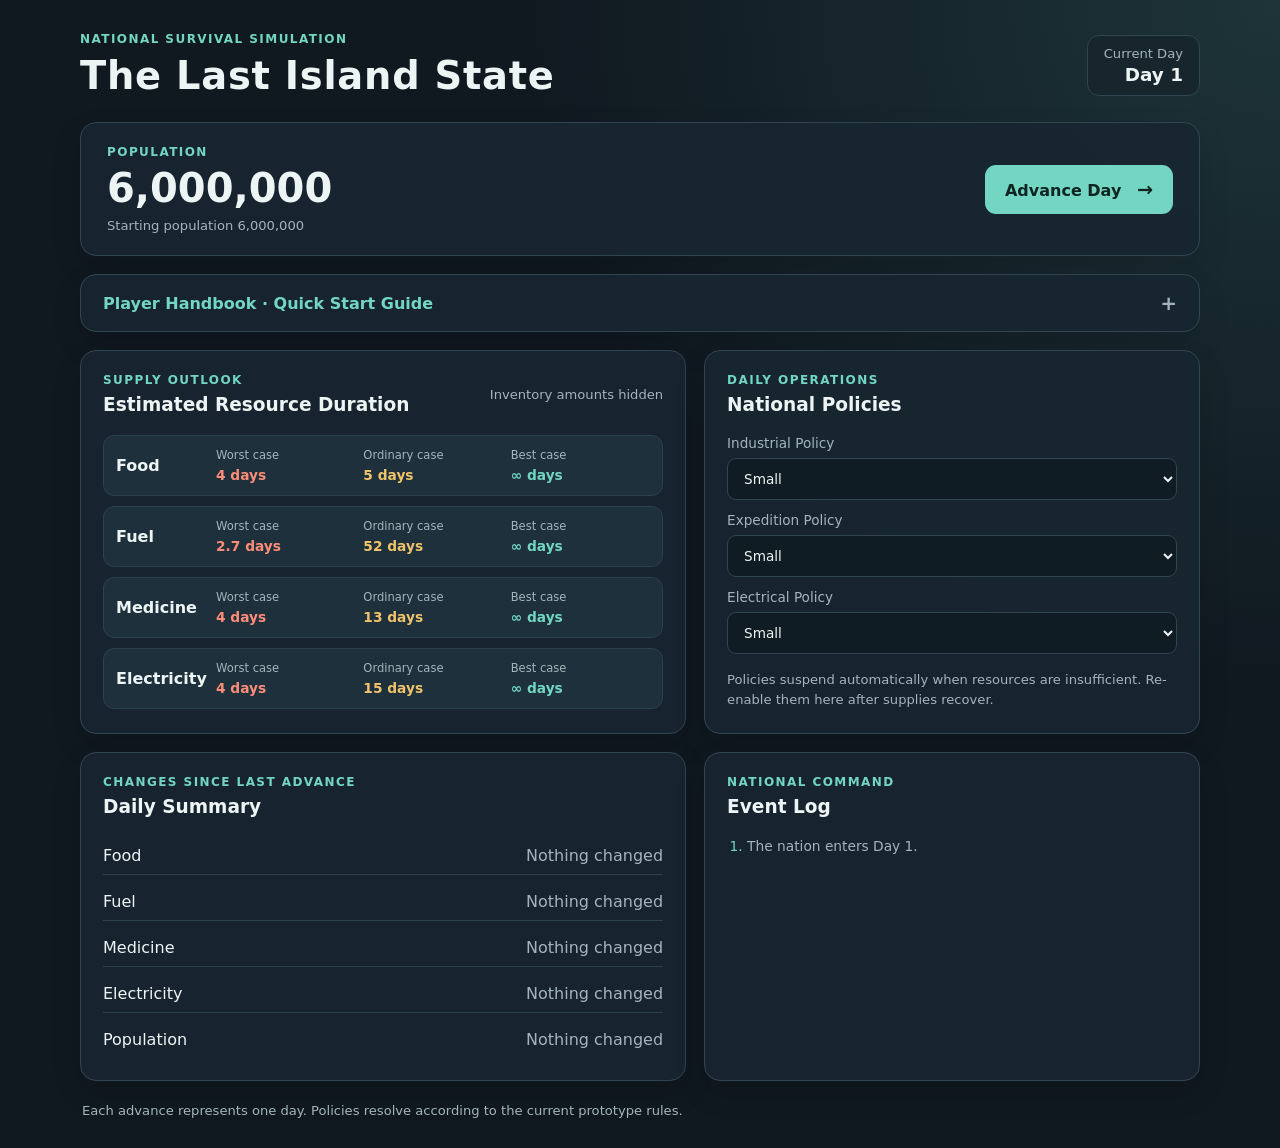
<file: index.html>
<!doctype html>
<html lang="zh-CN">
<head>
  <meta charset="utf-8">
  <meta name="viewport" content="width=device-width, initial-scale=1">
  <meta http-equiv="refresh" content="0; url=./webgame/">
  <title>最后的岛国</title>
</head>
<body>
  <p><a href="./webgame/">进入《最后的岛国》</a></p>
</body>
</html>
</file>
<file: webgame/style.css>
:root {
  color-scheme: dark;
  --bg: #101820;
  --panel: #182630;
  --panel-raised: #1e303b;
  --line: #304550;
  --text: #edf4f4;
  --muted: #a3b5bb;
  --accent: #72d6c2;
  --accent-dark: #153c3b;
  --critical: #ff8d78;
  --moderate: #f0c36b;
  --abundant: #72d6c2;
}

* { box-sizing: border-box; }

body {
  margin: 0;
  min-width: 320px;
  background: radial-gradient(ellipse at top right, #1d3439 0, var(--bg) 48rem);
  color: var(--text);
  font-family: "Microsoft YaHei", "Noto Sans CJK SC", system-ui, sans-serif;
}

button, select { font: inherit; }

.page-shell { width: min(1120px, calc(100% - 36px)); margin: 0 auto; }
.topbar { display: flex; justify-content: space-between; align-items: center; padding: 32px 0 24px; }
.eyebrow { margin: 0 0 7px; color: var(--accent); font-size: 0.75rem; font-weight: 700; letter-spacing: 0.12em; }
h1, h2, p { margin-top: 0; }
h1 { margin-bottom: 0; font-size: clamp(1.7rem, 4vw, 2.4rem); letter-spacing: 0.02em; }
h2 { margin: 0; font-size: 1.16rem; }
.day-badge { display: grid; gap: 3px; min-width: 112px; padding: 10px 16px; border: 1px solid var(--line); border-radius: 12px; background: #17252d; text-align: right; }
.day-badge span, .muted, .heading-note, footer, .policy-hint { color: var(--muted); font-size: 0.82rem; }
.day-badge strong { font-size: 1.15rem; }
.panel { border: 1px solid var(--line); border-radius: 16px; background: color-mix(in srgb, var(--panel) 94%, transparent); box-shadow: 0 12px 32px #0000001c; }
.overview { display: flex; align-items: center; justify-content: space-between; gap: 20px; padding: 22px 26px; margin-bottom: 18px; }
.population-number { font-size: clamp(1.8rem, 5vw, 2.5rem); line-height: 1.1; font-weight: 750; font-variant-numeric: tabular-nums; }
.muted { margin: 8px 0 0; }
.advance-button { padding: 13px 20px; border: 0; border-radius: 11px; background: var(--accent); color: #102421; font-weight: 800; cursor: pointer; transition: transform 120ms ease, filter 120ms ease; }
.advance-button:hover { filter: brightness(1.08); transform: translateY(-1px); }
.advance-button:disabled { cursor: not-allowed; opacity: 0.45; transform: none; }
.advance-button span { margin-left: 10px; font-size: 1.2rem; }
.handbook { margin-bottom: 18px; overflow: hidden; }
.handbook summary { display: flex; justify-content: space-between; align-items: center; padding: 16px 22px; color: var(--accent); font-weight: 750; cursor: pointer; list-style: none; }
.handbook summary::-webkit-details-marker { display: none; }
.handbook summary::after { content: "+"; color: var(--muted); font-size: 1.25rem; }
.handbook[open] summary::after { content: "−"; }
.handbook-content { display: grid; grid-template-columns: repeat(2, minmax(0, 1fr)); gap: 14px; padding: 0 22px 22px; }
.handbook-content section { padding: 14px; border: 1px solid #2b414d; border-radius: 11px; background: var(--panel-raised); }
.handbook-content h3 { margin: 0 0 7px; color: var(--text); font-size: 0.9rem; }
.handbook-content p { margin: 0; color: var(--muted); font-size: 0.82rem; line-height: 1.6; }
.handbook-content p + p { margin-top: 8px; }
.handbook-content ul { display: grid; gap: 6px; margin: 10px 0 0; padding-left: 19px; color: var(--muted); font-size: 0.82rem; line-height: 1.55; }
.handbook-content li::marker { color: var(--accent); }
.handbook-content .handbook-intro { grid-column: 1 / -1; background: linear-gradient(120deg, #1d3a40, var(--panel-raised)); }
.handbook-intro h3 { margin-bottom: 8px; font-size: 1.12rem; }
.handbook-content .mission-line { margin-top: 12px; color: var(--accent); font-weight: 750; }
.handbook-content .muted-guide { margin-top: 10px; font-size: 0.76rem; }
.handbook-content .handbook-warning { border-color: #704b3e; }
.handbook-warning h3 { color: var(--critical); }
.handbook-content .handbook-finale { grid-column: 1 / -1; border-color: #3c635d; text-align: center; }
.handbook-finale strong { display: block; margin-top: 10px; color: var(--accent); font-size: 0.9rem; }
.content-grid { display: grid; grid-template-columns: 1.1fr 0.9fr; gap: 18px; }
.resource-panel, .policy-panel, .summary-panel, .log-panel { padding: 22px; }
.section-heading { display: flex; justify-content: space-between; align-items: center; gap: 12px; margin-bottom: 20px; }
.heading-note { white-space: nowrap; }
.resource-list { display: grid; gap: 10px; }
.resource-row { display: grid; grid-template-columns: 92px repeat(3, minmax(0, 1fr)); align-items: center; gap: 8px; padding: 12px; border: 1px solid #2b414d; border-radius: 11px; background: var(--panel-raised); }
.resource-name { font-weight: 700; }
.scenario { display: grid; gap: 5px; color: var(--muted); font-size: 0.72rem; }
.scenario strong { color: var(--text); font-size: 0.86rem; font-variant-numeric: tabular-nums; }
.scenario.worst strong { color: var(--critical); }
.scenario.ordinary strong { color: var(--moderate); }
.scenario.best strong { color: var(--abundant); }
.policy-controls { display: grid; gap: 12px; }
.policy-control { display: grid; gap: 7px; color: var(--muted); font-size: 0.85rem; }
select { width: 100%; padding: 11px 12px; border: 1px solid var(--line); border-radius: 9px; background: #101c23; color: var(--text); }
.policy-hint { margin: 16px 0 0; line-height: 1.55; }
.summary-list { display: grid; gap: 8px; }
.summary-row { display: flex; justify-content: space-between; gap: 12px; padding: 9px 0; border-bottom: 1px solid #2b414d; }
.summary-row:last-child { border-bottom: 0; }
.summary-state { color: var(--muted); }
.summary-state.up { color: var(--abundant); }
.summary-state.down { color: var(--critical); }
.event-log { display: flex; flex-direction: column-reverse; gap: 9px; max-height: 190px; overflow: auto; margin: 0; padding-left: 20px; color: var(--muted); font-size: 0.86rem; line-height: 1.45; }
.event-log li::marker { color: var(--accent); }
footer { padding: 22px 2px 30px; }

@media (max-width: 760px) {
  .content-grid { grid-template-columns: 1fr; }
  .handbook-content { grid-template-columns: 1fr; }
  .resource-row { grid-template-columns: 72px repeat(3, minmax(0, 1fr)); gap: 6px; padding: 10px 8px; }
  .scenario { font-size: 0.66rem; }
  .scenario strong { font-size: 0.78rem; }
}

@media (max-width: 440px) {
  .page-shell { width: min(100% - 22px, 1120px); }
  .topbar { padding-top: 22px; }
  .overview, .resource-panel, .policy-panel, .summary-panel, .log-panel { padding: 16px; }
  .resource-row { grid-template-columns: 1fr 1fr 1fr; }
  .resource-name { grid-column: 1 / -1; }
  .heading-note { white-space: normal; text-align: right; }
  .advance-button { padding: 12px 14px; }
}
</file>
